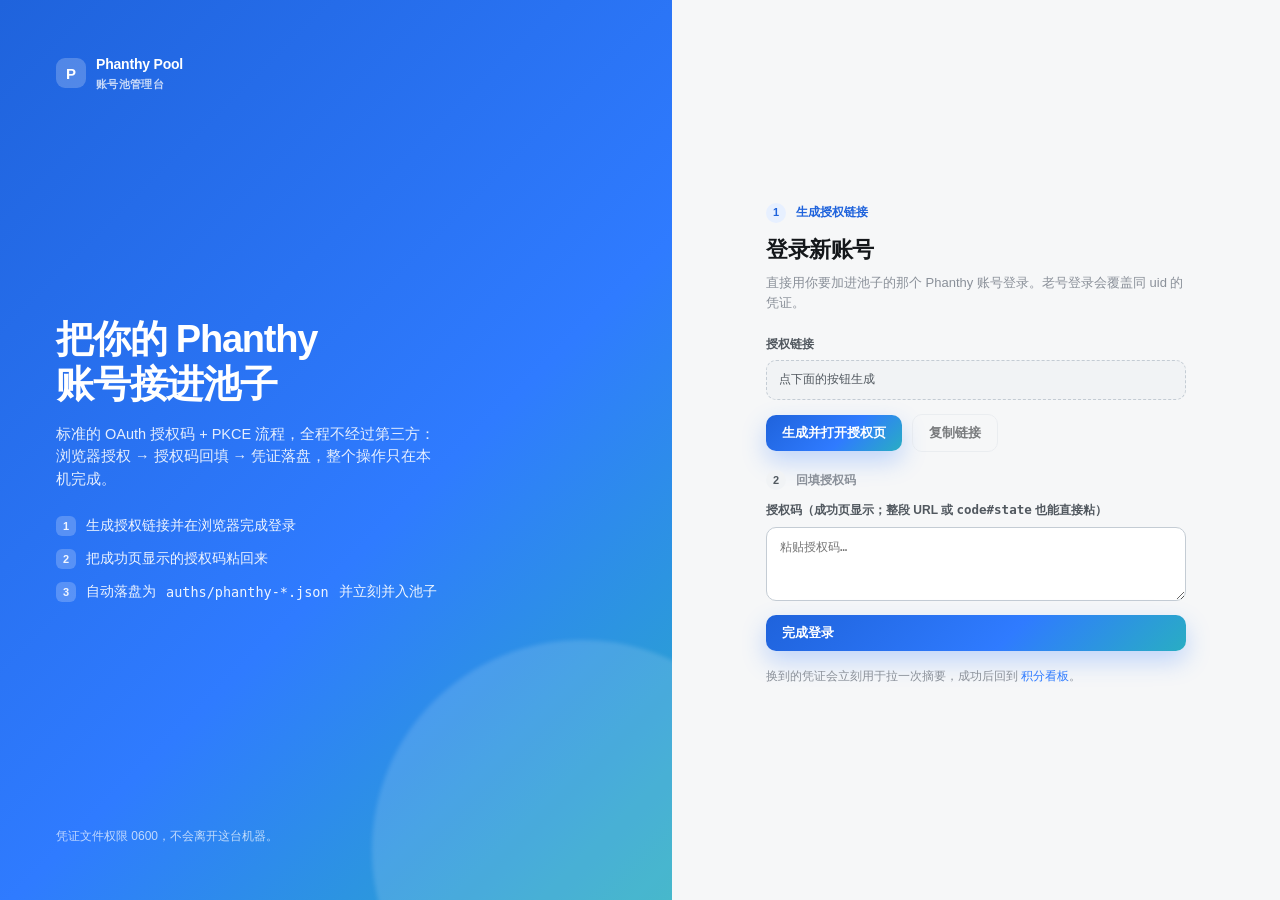
<file: internal/server/web/login.html>
<!DOCTYPE html>
<html lang="zh-CN">
<head>
<meta charset="utf-8">
<meta name="viewport" content="width=device-width, initial-scale=1">
<title>登录 · Phanthy 账号池</title>
<link rel="stylesheet" href="./app.css">
</head>
<body>
<div class="auth-wrap">
  <aside class="auth-art">
    <div class="brand" style="color:#fff">
      <div class="brand-mark" style="background:rgba(255,255,255,.22);box-shadow:none">P</div>
      <div>Phanthy Pool<small style="color:rgba(255,255,255,.75)">账号池管理台</small></div>
    </div>
    <div>
      <h1>把你的 Phanthy<br>账号接进池子</h1>
      <p>标准的 OAuth 授权码 + PKCE 流程，全程不经过第三方：浏览器授权 → 授权码回填 → 凭证落盘，整个操作只在本机完成。</p>
      <ul>
        <li><b>1</b> 生成授权链接并在浏览器完成登录</li>
        <li><b>2</b> 把成功页显示的授权码粘回来</li>
        <li><b>3</b> 自动落盘为 <span style="font-family:var(--mono)">auths/phanthy-*.json</span> 并立刻并入池子</li>
      </ul>
    </div>
    <p style="font-size:12px;color:rgba(255,255,255,.7)">凭证文件权限 0600，不会离开这台机器。</p>
  </aside>

  <main class="auth-form">
    <div class="auth-card">
      <div class="step on" id="step1"><b>1</b> 生成授权链接</div>
      <h2>登录新账号</h2>
      <p class="sub">直接用你要加进池子的那个 Phanthy 账号登录。老号登录会覆盖同 uid 的凭证。</p>

      <div id="err" class="notice err" style="display:none"></div>

      <div class="field">
        <label>授权链接</label>
        <div class="link-box" id="authUrl">点下面的按钮生成</div>
      </div>
      <div class="row" style="margin-bottom:18px">
        <button class="btn primary" id="btnStart">生成并打开授权页</button>
        <button class="btn ghost" id="btnCopy" disabled>复制链接</button>
      </div>

      <div class="step" id="step2"><b>2</b> 回填授权码</div>
      <div class="field">
        <label>授权码（成功页显示；整段 URL 或 <span class="mono">code#state</span> 也能直接粘）</label>
        <textarea id="code" placeholder="粘贴授权码…" spellcheck="false"></textarea>
      </div>
      <button class="btn primary" id="btnExchange" style="width:100%">完成登录</button>

      <div id="okBox" class="notice ok" style="display:none;margin-top:16px"></div>
      <p class="muted" style="margin-top:16px">
        换到的凭证会立刻用于拉一次摘要，成功后回到 <a href="./index.html">积分看板</a>。
      </p>
    </div>
  </main>
</div>

<script src="./login.js"></script>
</body>
</html>
</file>
<file: internal/server/web/app.css>
/* app.css — 设计语言取自 code.phanthy.com 的 CSS 变量（浅色、白面板、蓝色主色、蓝→青品牌渐变）
   token 原值：--background:#f6f7f8 --panel:#ffffff --foreground:#14171a --muted:#51585f
              --line:#e1e5ea --accent:#2f7bff --accent-strong:#1f63dc
              --brand-gradient:linear-gradient(135deg,#1f63dc,#2f7bff 58%,#27bfae 115%)
              --radius-sm:6px --radius-md:10px --radius-lg:16px                */
:root {
  --bg: #f6f7f8;
  --bg-deep: #eceef1;
  --panel: #ffffff;
  --panel-soft: #f1f3f5;
  --ink: #14171a;
  --muted: #51585f;
  --subtle: #8a9099;
  --line: #e1e5ea;
  --line-strong: #c4ccd4;
  --accent: #2f7bff;
  --accent-strong: #1f63dc;
  --accent-soft: #e7f0ff;
  --ok: #27bfae;
  --warn: #d97706;
  --danger: #dc2626;
  --grad: linear-gradient(135deg, #1f63dc, #2f7bff 58%, #27bfae 115%);
  --r-sm: 6px;
  --r-md: 10px;
  --r-lg: 16px;
  --shadow: 0 12px 34px rgba(20, 30, 45, .08);
  --shadow-soft: 0 22px 70px rgba(20, 30, 45, .12);
  --font: "Inter", ui-sans-serif, -apple-system, BlinkMacSystemFont, "Segoe UI", "PingFang SC", "Hiragino Sans GB", "Microsoft YaHei", sans-serif;
  --font-display: "Manrope", var(--font);
  --mono: "JetBrains Mono", ui-monospace, SFMono-Regular, Consolas, monospace;
}

* { box-sizing: border-box; }

html, body {
  margin: 0;
  padding: 0;
  background: var(--bg);
  color: var(--ink);
  font-family: var(--font);
  font-size: 14px;
  line-height: 1.55;
  -webkit-font-smoothing: antialiased;
}

a { color: var(--accent); text-decoration: none; }
a:hover { color: var(--accent-strong); }

/* ---------- 顶栏 ---------- */
.topbar {
  position: sticky;
  top: 0;
  z-index: 20;
  display: flex;
  align-items: center;
  gap: 18px;
  padding: 14px 28px;
  background: rgba(255, 255, 255, .82);
  backdrop-filter: saturate(160%) blur(14px);
  border-bottom: 1px solid var(--line);
}

.brand { display: flex; align-items: center; gap: 10px; font-family: var(--font-display); font-weight: 800; letter-spacing: -.2px; }
.brand-mark {
  width: 30px; height: 30px; border-radius: 9px;
  background: var(--grad);
  display: grid; place-items: center;
  color: #fff; font-size: 15px; font-weight: 800;
  box-shadow: 0 6px 16px rgba(47, 123, 255, .35);
}
.brand small { display: block; font-size: 11px; font-weight: 600; color: var(--subtle); letter-spacing: .3px; }

.nav { display: flex; gap: 4px; margin-left: 8px; }
.nav a {
  padding: 7px 14px; border-radius: 999px;
  color: var(--muted); font-weight: 600; font-size: 13px;
}
.nav a:hover { background: var(--panel-soft); color: var(--ink); }
.nav a.active { background: var(--accent-soft); color: var(--accent-strong); }

.spacer { flex: 1; }

.pill {
  display: inline-flex; align-items: center; gap: 7px;
  padding: 6px 12px; border-radius: 999px;
  background: var(--panel); border: 1px solid var(--line);
  font-size: 12px; font-weight: 650; color: var(--muted);
}
.dot { width: 7px; height: 7px; border-radius: 50%; background: var(--ok); box-shadow: 0 0 0 3px rgba(39, 191, 174, .16); }
.dot.bad { background: var(--danger); box-shadow: 0 0 0 3px rgba(220, 38, 38, .14); }

/* ---------- 布局 ---------- */
.wrap { max-width: 1180px; margin: 0 auto; padding: 26px 28px 70px; }

.page-head { display: flex; align-items: flex-end; gap: 16px; margin: 6px 0 20px; }
.page-head h1 { margin: 0; font-family: var(--font-display); font-size: 26px; font-weight: 800; letter-spacing: -.6px; }
.page-head p { margin: 0 0 3px; color: var(--subtle); font-size: 13px; }

/* ---------- 卡片 ---------- */
.card {
  background: var(--panel);
  border: 1px solid var(--line);
  border-radius: var(--r-lg);
  box-shadow: var(--shadow);
  padding: 20px;
}
.card + .card { margin-top: 18px; }
.card-head { display: flex; align-items: center; gap: 12px; margin-bottom: 16px; }
.card-head h2 { margin: 0; font-family: var(--font-display); font-size: 15px; font-weight: 800; letter-spacing: -.2px; }
.card-head .hint { color: var(--subtle); font-size: 12px; }

.grid-kpi { display: grid; grid-template-columns: repeat(4, 1fr); gap: 14px; }
.kpi { position: relative; background: var(--panel); border: 1px solid var(--line); border-radius: var(--r-lg); padding: 16px 18px; box-shadow: var(--shadow); }
.kpi .label { color: var(--subtle); font-size: 12px; font-weight: 650; display: flex; align-items: center; gap: 6px; }
.kpi .value { font-family: var(--font-display); font-size: 30px; font-weight: 800; letter-spacing: -1px; margin-top: 6px; line-height: 1.15; }
.kpi .value small { font-size: 13px; font-weight: 650; color: var(--subtle); letter-spacing: 0; margin-left: 4px; }
.kpi .foot { margin-top: 6px; font-size: 12px; color: var(--muted); }
.kpi.accent { background: var(--grad); border: none; color: #fff; box-shadow: 0 16px 40px rgba(47, 123, 255, .3); }
.kpi.accent .label, .kpi.accent .foot, .kpi.accent .value small { color: rgba(255, 255, 255, .82); }

.tip { position: relative; display: inline-grid; place-items: center; width: 15px; height: 15px; border-radius: 999px; border: 1px solid var(--line-strong); color: var(--subtle); font-size: 10px; font-weight: 800; cursor: help; }
.tip:hover::after {
  content: attr(data-tip);
  position: absolute; left: 50%; top: calc(100% + 8px); transform: translateX(-50%);
  width: max-content; max-width: 240px; padding: 8px 10px;
  background: #111827; color: #fff; border-radius: 8px;
  font-size: 11.5px; font-weight: 600; line-height: 1.45; text-align: left;
  box-shadow: 0 16px 34px rgba(17, 24, 39, .22); z-index: 30;
}

/* ---------- 图表 ---------- */
.chart { width: 100%; height: 220px; display: block; }
.chart-legend { display: flex; gap: 16px; margin-top: 10px; color: var(--muted); font-size: 12px; }
.chart-legend i { display: inline-block; width: 9px; height: 9px; border-radius: 3px; margin-right: 6px; }

.seg { display: inline-flex; background: var(--panel-soft); border-radius: 999px; padding: 3px; gap: 2px; }
.seg button {
  border: 0; background: transparent; color: var(--muted);
  padding: 5px 12px; border-radius: 999px; font-size: 12px; font-weight: 700; cursor: pointer; font-family: inherit;
}
.seg button.on { background: var(--panel); color: var(--accent-strong); box-shadow: 0 1px 3px rgba(20, 30, 45, .12); }

/* ---------- 模型条 ---------- */
.bars { display: grid; gap: 12px; }
.bar-row { display: grid; grid-template-columns: 190px 1fr 96px; align-items: center; gap: 12px; }
.bar-row .name { font-family: var(--mono); font-size: 12.5px; color: var(--ink); overflow: hidden; text-overflow: ellipsis; white-space: nowrap; }
.bar-track { height: 9px; border-radius: 999px; background: var(--panel-soft); overflow: hidden; }
.bar-fill { height: 100%; border-radius: 999px; background: var(--grad); }
.bar-row .num { text-align: right; font-size: 12px; color: var(--muted); font-variant-numeric: tabular-nums; }

/* ---------- 表格 ---------- */
table { width: 100%; border-collapse: collapse; }
th, td { text-align: left; padding: 11px 10px; border-bottom: 1px solid var(--line); font-size: 13px; }
th { color: var(--subtle); font-size: 11.5px; font-weight: 700; text-transform: uppercase; letter-spacing: .5px; }
tbody tr:last-child td { border-bottom: none; }
tbody tr:hover { background: #fafbfc; }
td.num, th.num { text-align: right; font-variant-numeric: tabular-nums; }
.mono { font-family: var(--mono); font-size: 12.5px; }

.badge { display: inline-flex; align-items: center; gap: 5px; padding: 3px 9px; border-radius: 999px; font-size: 11.5px; font-weight: 700; border: 1px solid transparent; }
.badge.ok { background: rgba(39, 191, 174, .12); color: #0f7a6d; border-color: rgba(39, 191, 174, .28); }
.badge.warn { background: rgba(217, 119, 6, .12); color: #96550a; border-color: rgba(217, 119, 6, .28); }
.badge.bad { background: rgba(220, 38, 38, .1); color: #a01b1b; border-color: rgba(220, 38, 38, .26); }
.badge.info { background: var(--accent-soft); color: var(--accent-strong); border-color: #cfe0ff; }
.badge.mute { background: var(--panel-soft); color: var(--muted); border-color: var(--line); }

.progress { width: 90px; height: 6px; border-radius: 999px; background: var(--panel-soft); overflow: hidden; display: inline-block; vertical-align: middle; margin-right: 8px; }
.progress i { display: block; height: 100%; background: var(--grad); }

/* ---------- 按钮 ---------- */
.btn {
  display: inline-flex; align-items: center; gap: 7px;
  padding: 9px 16px; border-radius: var(--r-md);
  border: 1px solid var(--line-strong); background: var(--panel); color: var(--ink);
  font-family: inherit; font-size: 13px; font-weight: 700; cursor: pointer;
  transition: .15s ease;
}
.btn:hover { border-color: var(--accent); color: var(--accent-strong); }
.btn:disabled { opacity: .55; cursor: default; }
.btn.primary { background: var(--grad); border: none; color: #fff; box-shadow: 0 10px 24px rgba(47, 123, 255, .28); }
.btn.primary:hover { filter: brightness(1.05); color: #fff; }
.btn.ghost { background: transparent; border-color: var(--line); }

/* ---------- 登录页 ---------- */
.auth-wrap { min-height: 100vh; display: grid; grid-template-columns: 1.05fr .95fr; }
.auth-art {
  position: relative; overflow: hidden; padding: 54px 56px;
  background: var(--grad); color: #fff;
  display: flex; flex-direction: column; justify-content: space-between;
}
.auth-art::after {
  content: ""; position: absolute; right: -120px; bottom: -160px; width: 420px; height: 420px;
  border-radius: 50%; background: rgba(255, 255, 255, .14); filter: blur(2px);
}
.auth-art h1 { font-family: var(--font-display); font-size: 38px; line-height: 1.18; letter-spacing: -1.2px; margin: 0 0 16px; font-weight: 800; }
.auth-art p { margin: 0; max-width: 380px; color: rgba(255, 255, 255, .88); font-size: 14.5px; }
.auth-art ul { margin: 26px 0 0; padding: 0; list-style: none; display: grid; gap: 12px; }
.auth-art li { display: flex; gap: 10px; align-items: flex-start; font-size: 13.5px; color: rgba(255, 255, 255, .92); }
.auth-art li b { display: grid; place-items: center; width: 20px; height: 20px; border-radius: 6px; background: rgba(255, 255, 255, .22); font-size: 11px; flex: none; }

.auth-form { display: flex; align-items: center; justify-content: center; padding: 40px; }
.auth-card { width: 100%; max-width: 420px; }
.auth-card h2 { font-family: var(--font-display); font-size: 22px; font-weight: 800; letter-spacing: -.5px; margin: 0 0 6px; }
.auth-card .sub { color: var(--subtle); font-size: 13px; margin: 0 0 22px; }

.step { display: flex; gap: 10px; align-items: center; font-size: 12px; font-weight: 700; color: var(--subtle); margin-bottom: 10px; }
.step b { display: grid; place-items: center; width: 20px; height: 20px; border-radius: 50%; background: var(--panel-soft); color: var(--muted); font-size: 11px; }
.step.on b { background: var(--accent-soft); color: var(--accent-strong); }
.step.on { color: var(--accent-strong); }

.field { display: grid; gap: 7px; margin-bottom: 14px; }
.field label { font-size: 12px; font-weight: 700; color: var(--muted); }
input[type=text], input[type=password], textarea {
  width: 100%; padding: 11px 13px; border-radius: var(--r-md);
  border: 1px solid var(--line-strong); background: var(--panel);
  font-family: var(--font); font-size: 13px; color: var(--ink); outline: none;
}
input:focus, textarea:focus { border-color: var(--accent); box-shadow: 0 0 0 3px rgba(47, 123, 255, .14); }
textarea { resize: vertical; min-height: 74px; font-family: var(--mono); font-size: 12px; }

.link-box {
  display: flex; gap: 8px; align-items: center;
  padding: 10px 12px; border-radius: var(--r-md);
  background: var(--panel-soft); border: 1px dashed var(--line-strong);
  font-family: var(--mono); font-size: 11.5px; color: var(--muted);
  word-break: break-all;
}
.notice { padding: 11px 13px; border-radius: var(--r-md); font-size: 12.5px; margin-bottom: 14px; }
.notice.err { background: rgba(220, 38, 38, .07); color: #a01b1b; border: 1px solid rgba(220, 38, 38, .2); }
.notice.ok { background: rgba(39, 191, 174, .1); color: #0f7a6d; border: 1px solid rgba(39, 191, 174, .26); }
.muted { color: var(--subtle); font-size: 12px; }
.row { display: flex; gap: 10px; align-items: center; flex-wrap: wrap; }

@media (max-width: 980px) {
  .grid-kpi { grid-template-columns: repeat(2, 1fr); }
  .auth-wrap { grid-template-columns: 1fr; }
  .auth-art { display: none; }
  .bar-row { grid-template-columns: 120px 1fr 72px; }
  .topbar { padding: 12px 16px; gap: 10px; flex-wrap: wrap; }
  .wrap { padding: 18px 16px 60px; }
}

/* 账号列：手机号掩码当主标题（比 phanthy-<ts> 好认），uid 降级为灰色小字 */
td .who { font-weight: 600; font-size: 13.5px; letter-spacing: .01em; }
td .uid { font-size: 11.5px; color: var(--muted); opacity: .75; margin-top: 1px; }

/* 定时任务：状态点 + 可点开的输出尾巴 */
.job-dot { display:inline-block; width:7px; height:7px; border-radius:50%; margin-right:6px; vertical-align:middle; }
.job-dot.ok { background: var(--ok); }
.job-dot.fail { background: #e5484d; }
.job-dot.run { background: var(--accent); animation: pulse 1.2s infinite; }
.job-dot.idle { background: #c3c9d0; }
@keyframes pulse { 0%,100% { opacity:1 } 50% { opacity:.35 } }
.job-tail { background:#0f1620; color:#d7e2ee; border-radius:10px; padding:12px 14px; font-size:11.5px;
  line-height:1.55; max-height:260px; overflow:auto; margin-top:12px; white-space:pre-wrap; }
.btn.mini { padding:5px 10px; font-size:12px; border-radius:8px; }

/* 邀请入口：三列信息 + 可复制的注册链接 */
.invite-grid { display:grid; grid-template-columns:repeat(3,minmax(0,1fr)); gap:14px; }
.invite-grid .k { font-size:11.5px; color:var(--muted); letter-spacing:.02em; }
.invite-grid .v { font-size:15px; font-weight:600; margin-top:3px; }
.invite-grid .uid { font-size:11.5px; }
.linkbox { display:flex; gap:10px; margin-top:16px; align-items:center; }
.linkbox input { flex:1; min-width:0; border:1px solid var(--line); border-radius:var(--radius-sm);
  padding:10px 12px; font-family:ui-monospace,SFMono-Regular,Menlo,monospace; font-size:12.5px;
  color:var(--foreground); background:#fbfcfd; }
.linkbox input:focus { outline:none; border-color:var(--accent); box-shadow:0 0 0 3px rgba(47,123,255,.12); }
.small { font-size:11.5px; }
@media (max-width:760px) { .invite-grid { grid-template-columns:1fr; } .linkbox { flex-direction:column; align-items:stretch; } }
</file>
